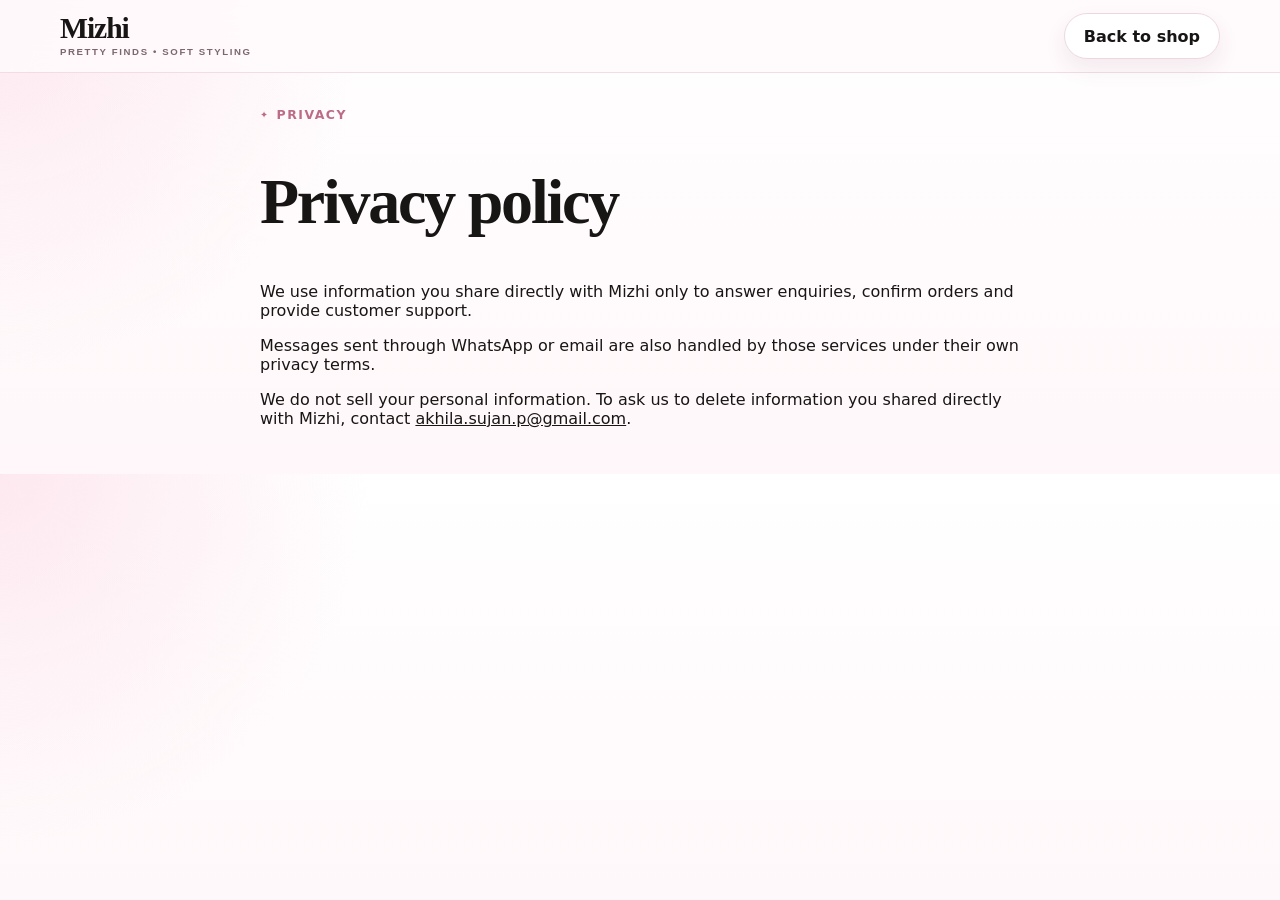
<file: mizhi/privacy.html>
<!doctype html><html lang="en"><head><meta charset="utf-8"><meta name="viewport" content="width=device-width,initial-scale=1"><title>Privacy — Mizhi</title><link rel="stylesheet" href="assets/css/styles.css"></head><body><header class="site-header"><div class="container nav"><a class="wordmark" href="index.html">Mizhi<span>pretty finds • soft styling</span></a><a class="btn btn-light" href="index.html">Back to shop</a></div></header><main class="section"><div class="container" style="max-width:760px"><span class="kicker">Privacy</span><h1 style="font-family:Georgia,serif;font-size:clamp(2.3rem,8vw,4rem)">Privacy policy</h1><p>We use information you share directly with Mizhi only to answer enquiries, confirm orders and provide customer support.</p><p>Messages sent through WhatsApp or email are also handled by those services under their own privacy terms.</p><p>We do not sell your personal information. To ask us to delete information you shared directly with Mizhi, contact <a href="mailto:akhila.sujan.p@gmail.com" style="text-decoration:underline">akhila.sujan.p@gmail.com</a>.</p></div></main></body></html>
</file>
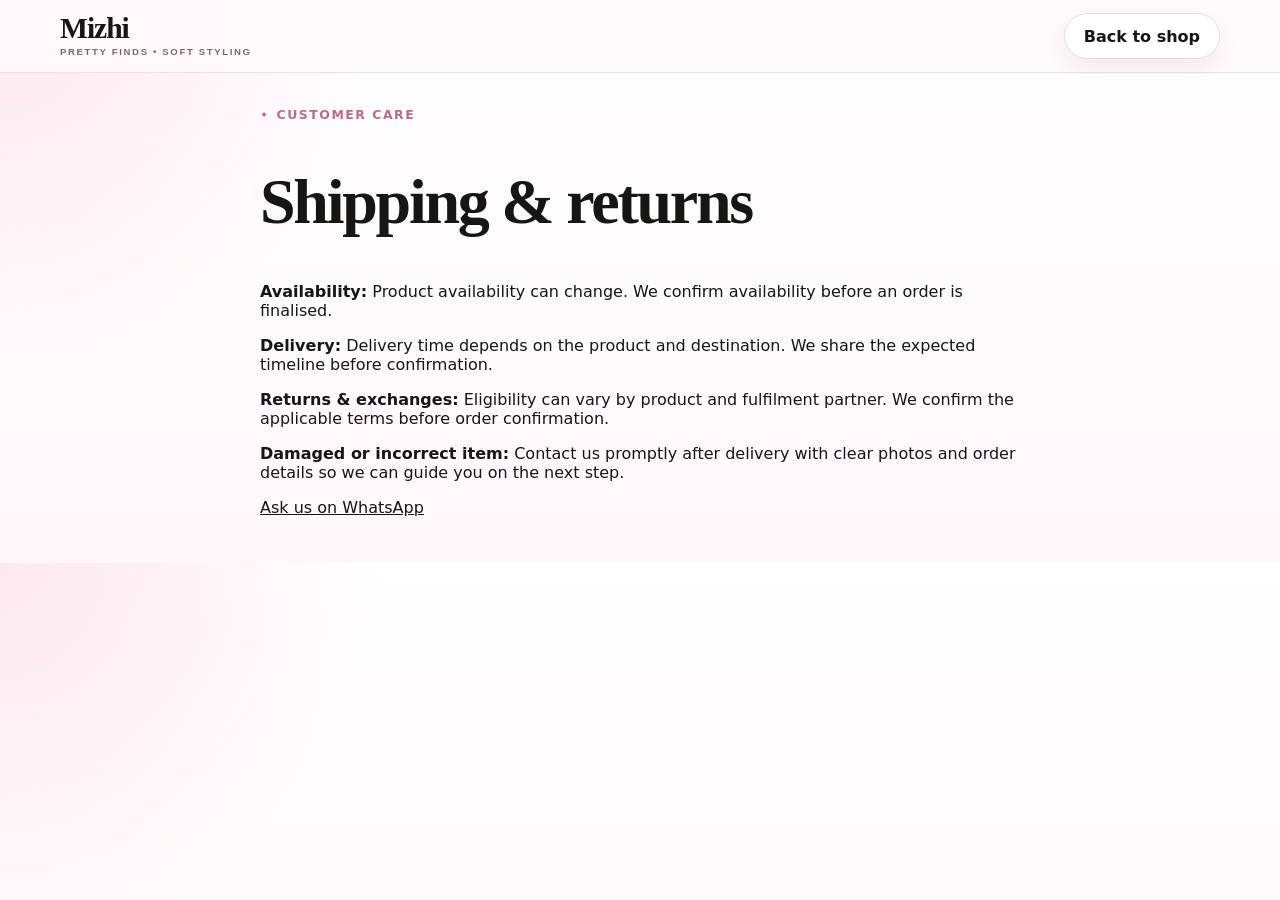
<file: mizhi/shipping-returns.html>
<!doctype html><html lang="en"><head><meta charset="utf-8"><meta name="viewport" content="width=device-width,initial-scale=1"><title>Shipping & Returns — Mizhi</title><link rel="stylesheet" href="assets/css/styles.css"></head><body><header class="site-header"><div class="container nav"><a class="wordmark" href="index.html">Mizhi<span>pretty finds • soft styling</span></a><a class="btn btn-light" href="index.html">Back to shop</a></div></header><main class="section"><div class="container" style="max-width:760px"><span class="kicker">Customer care</span><h1 style="font-family:Georgia,serif;font-size:clamp(2.3rem,8vw,4rem)">Shipping & returns</h1><p><strong>Availability:</strong> Product availability can change. We confirm availability before an order is finalised.</p><p><strong>Delivery:</strong> Delivery time depends on the product and destination. We share the expected timeline before confirmation.</p><p><strong>Returns & exchanges:</strong> Eligibility can vary by product and fulfilment partner. We confirm the applicable terms before order confirmation.</p><p><strong>Damaged or incorrect item:</strong> Contact us promptly after delivery with clear photos and order details so we can guide you on the next step.</p><p><a href="https://wa.me/919148096691?text=Hi%20Mizhi%2C%20I%20have%20a%20question%20about%20shipping%20or%20returns" target="_blank" rel="noopener" style="text-decoration:underline">Ask us on WhatsApp</a></p></div></main></body></html>
</file>
<file: mizhi/assets/css/styles.css>
:root{--bg:#fff7f9;--paper:#fffdfd;--pink:#f3b1c4;--pink2:#f8d6e0;--rose:#bc6c87;--ink:#181515;--muted:#7c6770;--line:#eed8e0;--gold:#c79370;--shadow:0 18px 48px rgba(99,57,75,.10);--max:1160px}
*{box-sizing:border-box}html{scroll-behavior:smooth}body{margin:0;color:var(--ink);font-family:Inter,ui-sans-serif,system-ui,-apple-system,BlinkMacSystemFont,"Segoe UI",sans-serif;background:radial-gradient(circle at 0 0,#fde8ef 0,transparent 27%),linear-gradient(180deg,#fff 0,var(--bg) 100%);overflow-x:hidden}a{color:inherit;text-decoration:none}img{display:block;width:100%}h1,h2,h3,.wordmark{font-family:Georgia,"Times New Roman",serif;letter-spacing:-.035em}.container{width:min(calc(100% - 28px),var(--max));margin:auto}.skip{position:absolute;left:-9999px}.skip:focus{left:12px;top:12px;z-index:99;background:#fff;padding:9px 12px;border-radius:10px}.announcement{text-align:center;padding:9px 12px;font-size:.83rem;letter-spacing:.03em;color:#9a687a;background:#fceaf0;border-bottom:1px solid var(--line)}
.site-header{position:sticky;top:0;z-index:50;background:rgba(255,250,252,.90);backdrop-filter:blur(16px);border-bottom:1px solid rgba(238,216,224,.82)}.nav{display:flex;align-items:center;justify-content:space-between;min-height:72px;gap:14px}.wordmark{font-size:1.85rem;font-weight:700;line-height:.85}.wordmark span{display:block;margin-top:7px;font-family:Inter,sans-serif;font-size:.6rem;font-weight:700;letter-spacing:.17em;text-transform:uppercase;color:var(--muted)}.desktop-nav{display:none}.nav-cta{display:none}
.btn{display:inline-flex;align-items:center;justify-content:center;min-height:46px;padding:12px 19px;border-radius:999px;border:1px solid transparent;font-weight:800;transition:.2s ease}.btn:hover{transform:translateY(-1px)}.btn-dark{background:#171313;color:#fff;box-shadow:0 12px 26px rgba(23,19,19,.18)}.btn-light{background:#fff;border-color:var(--line);box-shadow:0 10px 22px rgba(97,56,73,.08)}.kicker{display:inline-flex;align-items:center;gap:7px;color:var(--rose);font-size:.78rem;font-weight:800;letter-spacing:.12em;text-transform:uppercase}.kicker:before{content:"✦";font-size:.6rem}
.hero{padding:14px 0 22px}.hero-grid{display:grid;gap:16px}.hero-copy{padding:22px 4px}.hero h1{font-size:clamp(2.55rem,11vw,5rem);line-height:.94;max-width:9ch;margin:13px 0 12px}.hero p{max-width:44ch;color:var(--muted);font-size:.99rem;line-height:1.68}.hero-actions{display:flex;gap:10px;flex-wrap:wrap;margin-top:20px}.mini-trust{display:flex;gap:10px;flex-wrap:wrap;margin-top:18px;color:#977782;font-size:.82rem}.mini-trust span{padding:8px 10px;border-radius:999px;background:#fff;border:1px solid var(--line)}.hero-visual{margin:0;overflow:hidden;border-radius:30px;box-shadow:var(--shadow);background:#f6c4d1}.hero-visual img{aspect-ratio:1.5/1;object-fit:cover}
.section{padding:22px 0}.section-head{display:flex;flex-direction:column;gap:8px;margin-bottom:15px}.section-head h2{font-size:clamp(2rem,8vw,3.25rem);margin:7px 0 0}.section-head p{color:var(--muted);line-height:1.6;max-width:38ch;margin:0}.category-grid{display:grid;gap:12px}.category-card{display:grid;grid-template-columns:42% 58%;overflow:hidden;border:1px solid var(--line);border-radius:24px;background:rgba(255,255,255,.88);box-shadow:0 12px 28px rgba(99,57,75,.07)}.category-card img{height:100%;min-height:190px;object-fit:cover}.category-card>div{padding:16px}.category-card span{color:#c592a5;font-size:.74rem;font-weight:800}.category-card h3{font-size:1.34rem;margin:6px 0}.category-card p{color:var(--muted);font-size:.9rem;line-height:1.5;margin:0 0 13px}.category-card a{font-size:.87rem;font-weight:800;text-decoration:underline;text-underline-offset:4px}
.mood-section{padding-top:28px}.mood-grid{display:grid;gap:15px}.mood-image{overflow:hidden;border-radius:28px;box-shadow:var(--shadow)}.mood-image img{aspect-ratio:1.15/1;object-fit:cover}.mood-copy{padding:9px 2px}.mood-copy h2{font-size:clamp(2rem,8vw,3.2rem);margin:9px 0}.mood-copy p{color:var(--muted);line-height:1.7}.mood-copy blockquote{margin:22px 0;padding-left:16px;border-left:2px solid var(--pink);font-family:Georgia,"Times New Roman",serif;font-size:1.35rem;color:#73515f}.text-link{font-weight:800;text-decoration:underline;text-underline-offset:4px}
.steps{display:grid;gap:10px}.step{padding:18px;border:1px solid var(--line);border-radius:22px;background:#fff;box-shadow:0 10px 24px rgba(99,57,75,.06)}.step b{color:var(--rose);font-size:.78rem}.step h3{margin:8px 0 5px;font-size:1.18rem}.step p{margin:0;color:var(--muted);font-size:.92rem;line-height:1.55}.cta-card{position:relative;overflow:hidden;display:flex;flex-direction:column;gap:16px;padding:23px;border-radius:28px;background:linear-gradient(135deg,#fff,#fdebf1 56%,#f7cfdb);border:1px solid var(--line);box-shadow:var(--shadow)}.cta-card:after{content:"♡";position:absolute;right:14px;top:-38px;font-size:8rem;color:rgba(188,108,135,.12)}.cta-card>*{position:relative;z-index:1}.cta-card h2{font-size:clamp(1.9rem,8vw,3rem);margin:8px 0}.cta-card p{max-width:46ch;color:var(--muted);line-height:1.6;margin:0}.faq{display:grid;gap:9px}.faq details{padding:15px 16px;border:1px solid var(--line);border-radius:20px;background:#fff;box-shadow:0 10px 22px rgba(99,57,75,.05)}.faq summary{cursor:pointer;font-weight:800}.faq p{color:var(--muted);line-height:1.6;margin:9px 0 0}.faq p a{text-decoration:underline;text-underline-offset:3px}
footer{padding:18px 0 90px}.footer-card{padding:22px;border:1px solid var(--line);border-radius:26px;background:rgba(255,255,255,.92);box-shadow:var(--shadow)}.footer-logo{font-size:2rem}.footer-links{display:flex;gap:12px 18px;flex-wrap:wrap;margin:18px 0 14px;color:var(--muted)}footer small{color:var(--muted)}.mobile-bar{position:fixed;left:10px;right:10px;bottom:10px;z-index:60;display:grid;grid-template-columns:1fr 1fr;gap:8px;padding:8px;border-radius:20px;background:rgba(255,255,255,.94);backdrop-filter:blur(16px);border:1px solid var(--line);box-shadow:0 18px 40px rgba(99,57,75,.16)}.mobile-bar a{text-align:center;padding:12px 10px;border-radius:14px;font-weight:800}.mobile-bar a:first-child{background:#fce8ef;color:#9b6075}.mobile-bar a:last-child{background:#171313;color:white}
@media(min-width:640px){.category-grid{grid-template-columns:1fr 1fr}.steps{grid-template-columns:repeat(3,1fr)}footer{padding-bottom:30px}.mobile-bar{display:none}}
@media(min-width:860px){.desktop-nav{display:flex;gap:20px;color:var(--muted);font-size:.94rem}.nav-cta{display:inline-flex}.hero{padding:28px 0 34px}.hero-grid{grid-template-columns:.88fr 1.12fr;align-items:center;gap:26px}.hero-copy{padding:22px 0}.hero-visual img{aspect-ratio:1.42/1}.section{padding:30px 0}.section-head{flex-direction:row;justify-content:space-between;align-items:flex-end;gap:22px}.category-grid{grid-template-columns:repeat(4,1fr)}.category-card{display:block}.category-card img{width:100%;height:250px;min-height:0}.category-card>div{padding:17px}.mood-grid{grid-template-columns:1.05fr .95fr;align-items:center;gap:28px}.mood-image img{aspect-ratio:1.2/1}.cta-card{flex-direction:row;align-items:center;justify-content:space-between;padding:28px}.footer-card{display:grid;grid-template-columns:1fr auto;gap:10px 24px;align-items:start}.footer-links{margin:0}.footer-card small{grid-column:1/-1}}
@media(prefers-reduced-motion:reduce){html{scroll-behavior:auto}.btn{transition:none}}
.hero-brand-scene{position:relative;isolation:isolate}.hero-brand-scene:after{content:"";position:absolute;inset:0;background:linear-gradient(180deg,rgba(255,255,255,.02),rgba(255,229,237,.12));pointer-events:none}.hero-logo-overlay{position:absolute;z-index:2;left:50%;top:50%;transform:translate(-50%,-50%);width:90%;text-align:center;color:#171313;text-shadow:0 2px 18px rgba(255,255,255,.35)}.hero-logo-overlay strong{display:block;font-family:Georgia,"Times New Roman",serif;font-size:clamp(3.2rem,11vw,7rem);line-height:.82;font-weight:700;letter-spacing:-.07em}.hero-logo-overlay span{display:block;margin-top:16px;font-size:clamp(.72rem,2vw,1rem);font-weight:700;letter-spacing:.28em;text-transform:lowercase}.hero-logo-overlay:before{content:"♡";position:absolute;left:7%;top:-8%;color:#d87599;font-size:2rem}.hero-logo-overlay:after{content:"✿";position:absolute;right:7%;bottom:-14%;color:#d87599;font-size:1.35rem}@media(min-width:860px){.hero-logo-overlay strong{font-size:clamp(4.5rem,7vw,7.4rem)}}
</file>
